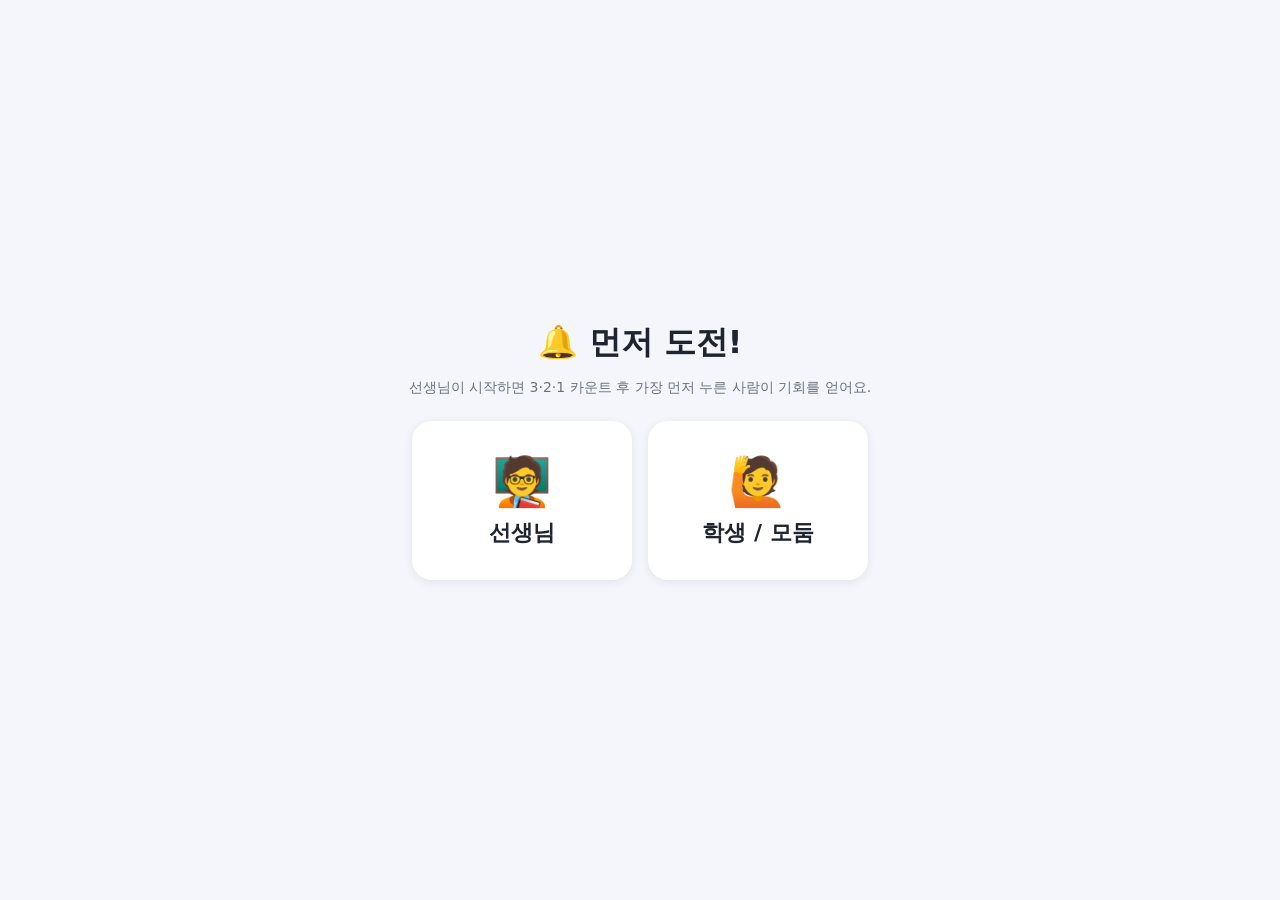
<file: index.html>
<!doctype html>
<html lang="ko">
<head>
  <meta charset="utf-8">
  <meta name="viewport" content="width=device-width, initial-scale=1">
  <title>먼저 도전!</title>
  <link rel="stylesheet" href="style.css">
</head>
<body>
  <div class="home">
    <div>
      <h1>🔔 먼저 도전!</h1>
      <p class="muted">선생님이 시작하면 3·2·1 카운트 후 가장 먼저 누른 사람이 기회를 얻어요.</p>
      <div class="choices">
        <a href="teacher.html"><span>🧑‍🏫</span>선생님</a>
        <a href="student.html"><span>🙋</span>학생 / 모둠</a>
      </div>
    </div>
  </div>
</body>
</html>
</file>
<file: style.css>
* { box-sizing: border-box; }
:root {
  --bg: #f4f6fb;
  --card: #ffffff;
  --text: #1f2430;
  --muted: #6b7280;
  --primary: #3b5bdb;
  --go: #e03131;
  --ok: #2f9e44;
  --gold: #f59f00;
  --line: #e3e7ef;
}
body {
  margin: 0;
  font-family: "Pretendard", "Apple SD Gothic Neo", "Malgun Gothic", system-ui, sans-serif;
  background: var(--bg);
  color: var(--text);
}
h1, h2, h3 { margin: 0 0 12px; }
.wrap { max-width: 1100px; margin: 0 auto; padding: 16px; }
.card {
  background: var(--card);
  border-radius: 16px;
  padding: 20px;
  box-shadow: 0 2px 10px rgba(0, 0, 0, .06);
  margin-bottom: 16px;
}
.muted { color: var(--muted); font-size: 14px; }
.hidden { display: none !important; }
.row { display: flex; gap: 10px; flex-wrap: wrap; align-items: center; }

button, select, input, textarea {
  font: inherit;
  border-radius: 10px;
  border: 1px solid var(--line);
  padding: 10px 14px;
}
textarea { width: 100%; min-height: 140px; resize: vertical; }
button { cursor: pointer; background: #fff; }
button.primary { background: var(--primary); color: #fff; border: none; font-weight: 700; }
button.danger { background: #fff0f0; color: var(--go); border-color: #ffc9c9; }
button:disabled { opacity: .5; cursor: not-allowed; }

/* 첫 화면 */
.home { min-height: 100vh; display: grid; place-items: center; text-align: center; padding: 16px; }
.home .choices { display: flex; gap: 16px; flex-wrap: wrap; justify-content: center; margin-top: 24px; }
.home a {
  display: block; width: 220px; padding: 32px 16px; border-radius: 20px;
  background: var(--card); color: var(--text); text-decoration: none;
  font-size: 22px; font-weight: 700; box-shadow: 0 2px 10px rgba(0, 0, 0, .08);
}
.home a span { display: block; font-size: 48px; margin-bottom: 8px; }

/* 선생님 화면 */
.teacher-grid { display: grid; grid-template-columns: 1fr 340px; gap: 16px; }
@media (max-width: 860px) { .teacher-grid { grid-template-columns: 1fr; } }
.room-code { font-size: 44px; font-weight: 800; letter-spacing: 6px; color: var(--primary); }
#qr { margin-top: 10px; }
#qr img, #qr canvas { width: 140px; height: 140px; }
.status-big { font-size: 28px; font-weight: 800; margin: 8px 0 16px; }
.controls button { font-size: 20px; padding: 14px 22px; }

.results { list-style: none; padding: 0; margin: 0; }
.results li {
  display: flex; align-items: center; gap: 14px;
  padding: 12px 16px; border-radius: 12px; margin-bottom: 8px;
  background: #f8f9fc; font-size: 22px; animation: pop .25s ease-out;
}
.results li .rank { font-weight: 800; width: 56px; color: var(--muted); }
.results li .name { flex: 1; font-weight: 700; }
.results li .time { font-size: 16px; color: var(--muted); }
.results li:first-child { background: #fff4d6; font-size: 34px; padding: 20px 16px; }
.results li:first-child .rank { color: var(--gold); }
@keyframes pop { from { transform: scale(.95); opacity: 0; } to { transform: none; opacity: 1; } }

.chips { display: flex; flex-wrap: wrap; gap: 8px; }
.chip {
  padding: 6px 12px; border-radius: 999px; font-size: 14px;
  background: #eef0f4; color: var(--muted);
}
.chip.online { background: #e6f6ea; color: var(--ok); font-weight: 700; }
.chip.buzzed { background: #fff4d6; color: #b07400; }

/* 학생 화면 */
.student { min-height: 100vh; display: flex; flex-direction: column; }
.student header {
  display: flex; justify-content: space-between; align-items: center;
  padding: 12px 16px; background: var(--card); box-shadow: 0 1px 4px rgba(0, 0, 0, .05);
}
.student header .me { font-weight: 800; font-size: 20px; }
.stage {
  flex: 1; display: flex; flex-direction: column; align-items: center; justify-content: center;
  text-align: center; padding: 16px; gap: 20px;
}
.message { font-size: 26px; font-weight: 700; }
.countdown { font-size: 160px; font-weight: 900; color: var(--primary); line-height: 1; }
.buzz {
  width: min(78vw, 340px); height: min(78vw, 340px); border-radius: 50%;
  border: none; font-size: 56px; font-weight: 900; color: #fff;
  background: radial-gradient(circle at 35% 30%, #ff6b6b, var(--go));
  box-shadow: 0 12px 0 #a51111, 0 16px 30px rgba(0, 0, 0, .25);
  touch-action: manipulation; user-select: none; -webkit-user-select: none;
}
.buzz:active:not(:disabled) { transform: translateY(8px); box-shadow: 0 4px 0 #a51111; }
.buzz:disabled { background: #ced4da; box-shadow: 0 12px 0 #adb5bd; opacity: 1; }
.rank-big { font-size: 90px; font-weight: 900; color: var(--gold); }

.join { max-width: 420px; margin: 40px auto; }
.join label { display: block; font-weight: 700; margin: 14px 0 6px; }
.join input, .join select { width: 100%; font-size: 20px; }
.join button { width: 100%; margin-top: 20px; font-size: 20px; padding: 14px; }
</file>
